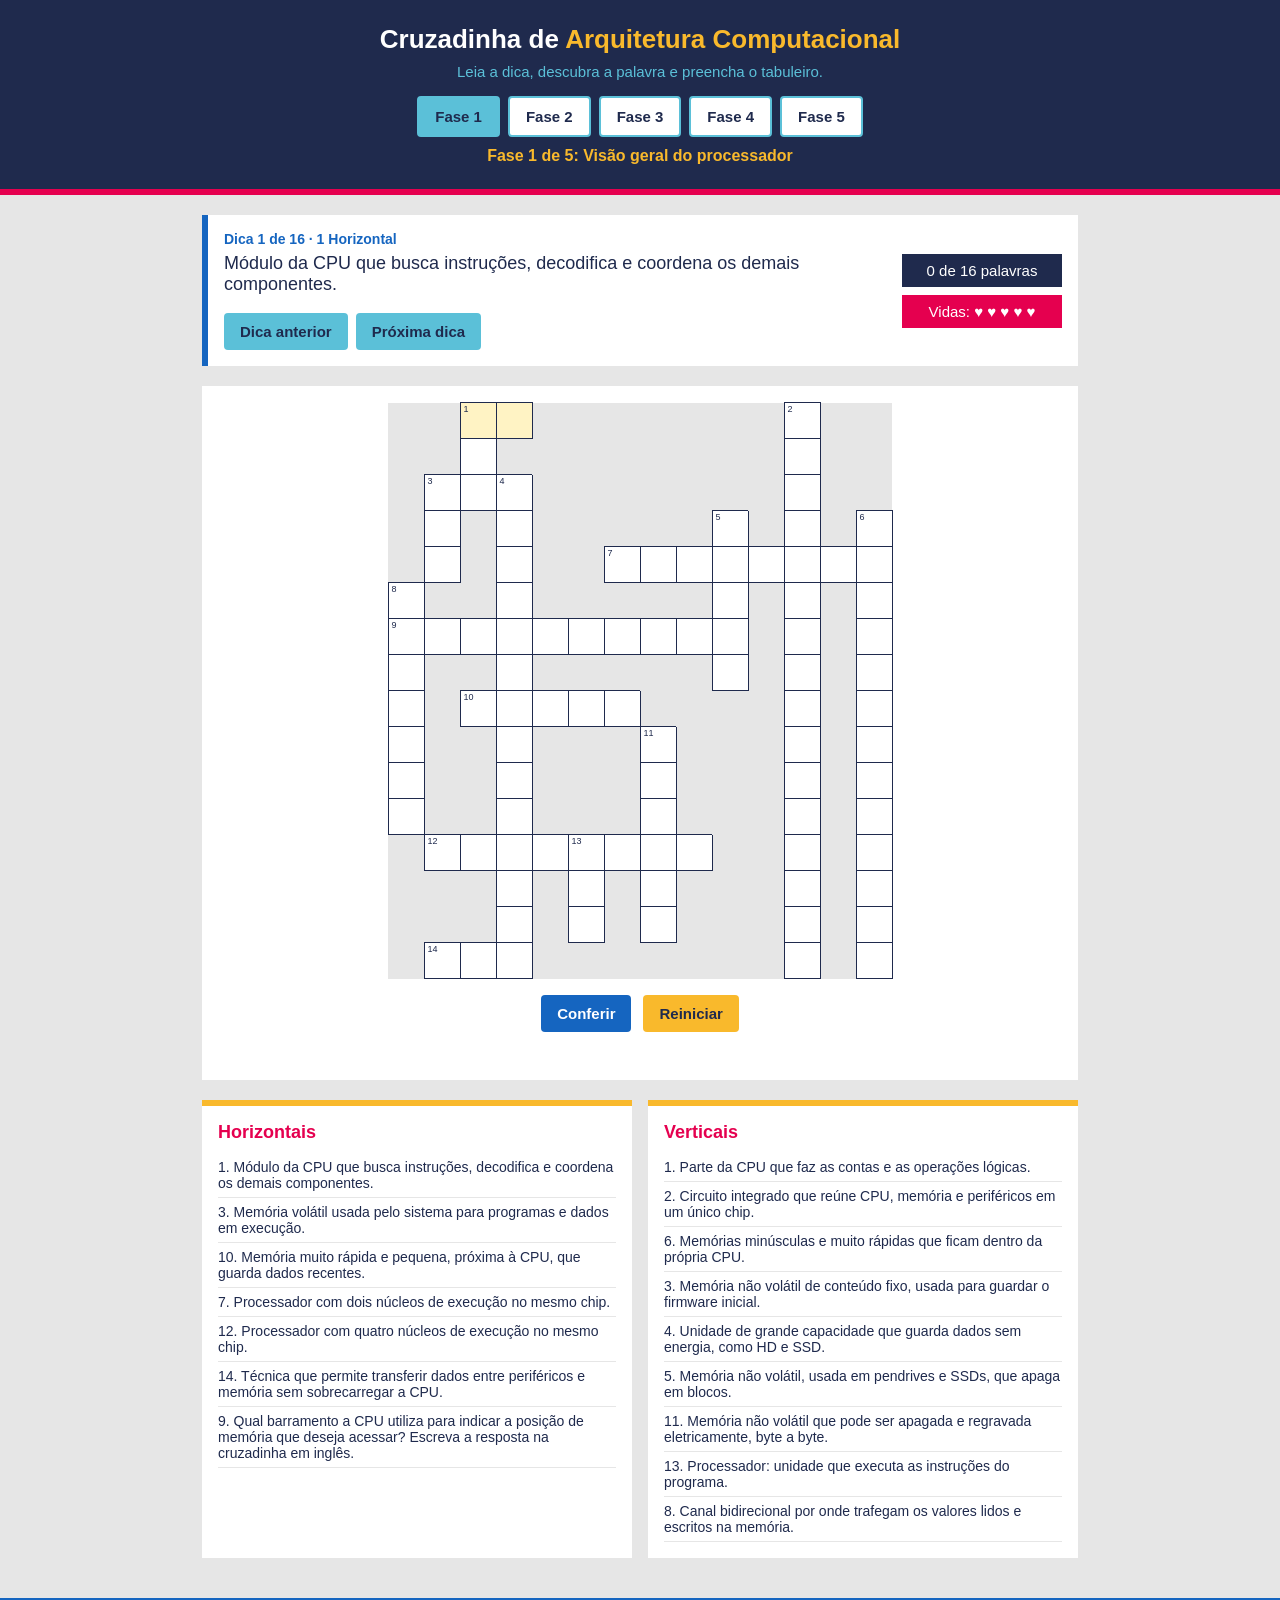
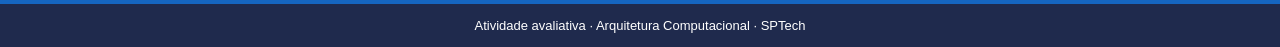
<file: arqcomp-cruzadinha/index.html>
<!DOCTYPE html>
<html lang="pt-BR">
<head>
  <meta charset="UTF-8">
  <meta name="viewport" content="width=device-width, initial-scale=1.0">
  <title>Cruzadinha de Arquitetura Computacional</title>
  <link rel="stylesheet" href="css/style.css">
</head>
<body>

  <!-- ===== CABEÇALHO ===== -->
  <header class="cabecalho">
    <h1 class="titulo-jogo">Cruzadinha de <span>Arquitetura Computacional</span></h1>
    <p class="subtitulo-jogo">Leia a dica, descubra a palavra e preencha o tabuleiro.</p>
    <nav class="menu-fases" id="menu-fases" aria-label="Escolha de fase"></nav>
    <p class="nome-fase" id="nome-fase"></p>
  </header>

  <!-- ===== CORPO ===== -->
  <main class="corpo">

    <!-- Dicas, contador de acertos e vidas (fica em cima do tabuleiro) -->
    <section class="painel-dicas">
      <div class="caixa-dica">
        <p class="dica-titulo" id="dica-titulo"></p>
        <p class="dica-texto" id="dica-texto"></p>
        <div class="botoes-dica">
          <button type="button" class="botao botao-secundario" id="btn-anterior">Dica anterior</button>
          <button type="button" class="botao botao-secundario" id="btn-proxima">Próxima dica</button>
        </div>
      </div>

      <div class="placar">
        <p class="placar-item" id="contador-acertos"></p>
        <p class="placar-item" id="vidas"></p>
      </div>
    </section>

    <!-- Tabuleiro e botões -->
    <section class="area-jogo">
      <table class="tabuleiro" id="tabuleiro" aria-label="Tabuleiro da cruzadinha"></table>

      <div class="controles">
        <button type="button" class="botao botao-principal" id="btn-conferir">Conferir</button>
        <button type="button" class="botao botao-reiniciar" id="btn-reiniciar">Reiniciar</button>
      </div>
      <p class="resultado" id="resultado" aria-live="polite"></p>
    </section>

    <!-- Lista completa de pistas -->
    <section class="listas-pistas">
      <div class="coluna-pistas">
        <h2>Horizontais</h2>
        <ul id="lista-horizontal"></ul>
      </div>
      <div class="coluna-pistas">
        <h2>Verticais</h2>
        <ul id="lista-vertical"></ul>
      </div>
    </section>

  </main>

  <!-- Pop-up de alerta (vermelho para erro) -->
  <div class="alerta oculto" id="alerta" role="alert"></div>

  <!-- Tela final -->
  <section class="tela-fim oculto" id="tela-fim">
    <div class="caixa-fim">
      <h2 id="fim-titulo"></h2>
      <p id="fim-acertos"></p>
      <p id="fim-aproveitamento"></p>
      <button type="button" class="botao botao-principal" id="btn-proxima-fase">Próxima fase</button>
      <button type="button" class="botao botao-reiniciar" id="btn-jogar-novamente">Tentar de novo</button>
    </div>
  </section>

  <footer class="rodape">
    <p>Atividade avaliativa · Arquitetura Computacional · SPTech</p>
  </footer>

  <script src="js/dados.js"></script>
  <script src="js/jogo.js"></script>
</body>
</html>
</file>
<file: arqcomp-cruzadinha/css/style.css>
/* ==========================================================
   CORES (paleta do documento orientador SPTech)
   azul escuro: #1F2A4D
   vermelho:    #E5004F
   azul:        #1565C0
   ciano:       #5BC0D8
   amarelo:     #F9B92C
   cinza:       #E6E6E6
   ========================================================== */

/* ----- Configurações gerais ----- */
* {
  box-sizing: border-box;
  margin: 0;
  padding: 0;
  font-family: Arial, Helvetica, sans-serif;
}

body {
  background-color: #E6E6E6;
  color: #1F2A4D;
  min-height: 100vh;
}

/* ----- Cabeçalho ----- */
.cabecalho {
  background-color: #1F2A4D;
  color: #FFFFFF;
  padding: 24px 16px;
  border-bottom: 6px solid #E5004F;
  text-align: center;
}

.titulo-jogo {
  font-size: 26px;
}

.titulo-jogo span {
  color: #F9B92C;
}

.subtitulo-jogo {
  margin-top: 8px;
  font-size: 15px;
  color: #5BC0D8;
}

/* ----- Corpo ----- */
.corpo {
  max-width: 900px;
  margin: 0 auto;
  padding: 20px 12px;
}

/* ----- Painel de dicas ----- */
.painel-dicas {
  background-color: #FFFFFF;
  border-left: 6px solid #1565C0;
  padding: 16px;
  margin-bottom: 20px;
  display: flex;
  flex-wrap: wrap;
  justify-content: space-between;
  align-items: center;
  gap: 12px;
}

.caixa-dica {
  flex: 1;
  min-width: 260px;
}

.dica-titulo {
  font-size: 14px;
  font-weight: bold;
  color: #1565C0;
  margin-bottom: 6px;
}

.dica-texto {
  font-size: 18px;
  color: #1F2A4D;
  margin-bottom: 12px;
  min-height: 48px;
}

.botoes-dica {
  display: flex;
  gap: 8px;
}

.placar {
  display: flex;
  flex-direction: column;
  gap: 8px;
  min-width: 160px;
}

.placar-item {
  background-color: #1F2A4D;
  color: #FFFFFF;
  padding: 8px 12px;
  font-size: 15px;
  text-align: center;
}

#vidas {
  background-color: #E5004F;
}

/* ----- Botões ----- */
.botao {
  border: none;
  padding: 10px 16px;
  font-size: 15px;
  font-weight: bold;
  cursor: pointer;
  border-radius: 4px;
}

.botao-principal {
  background-color: #1565C0;
  color: #FFFFFF;
}

.botao-secundario {
  background-color: #5BC0D8;
  color: #1F2A4D;
}

.botao-reiniciar {
  background-color: #F9B92C;
  color: #1F2A4D;
}

.botao:hover {
  opacity: 0.85;
}

/* ----- Área do jogo (tabuleiro) ----- */
.area-jogo {
  background-color: #FFFFFF;
  padding: 16px;
  text-align: center;
  margin-bottom: 20px;
}

.tabuleiro {
  margin: 0 auto;
  border-collapse: collapse;
}

.tabuleiro td {
  width: 36px;
  height: 36px;
  padding: 0;
  position: relative;
  border: 1px solid #1F2A4D;
}

.casa-bloqueada {
  background-color: #E6E6E6;
  border: none !important;
}

.numero-casa {
  position: absolute;
  top: 1px;
  left: 3px;
  font-size: 9px;
  color: #1F2A4D;
  pointer-events: none;
}

.celula {
  width: 100%;
  height: 100%;
  border: none;
  text-align: center;
  font-size: 18px;
  font-weight: bold;
  text-transform: uppercase;
  background-color: #FFFFFF;
  color: #1F2A4D;
  outline: none;
}

.celula:focus {
  box-shadow: inset 0 0 0 2px #1565C0;
}

/* destaque da palavra da dica atual */
.celula.destaque {
  background-color: #FFF3C4;
}

/* cores de certo e errado */
.celula.certa {
  background-color: #5BC0D8;
  color: #1F2A4D;
}

.celula.errada {
  background-color: #F7B3C9;
  color: #E5004F;
}

.controles {
  margin-top: 16px;
  display: flex;
  justify-content: center;
  gap: 12px;
}

.resultado {
  margin-top: 12px;
  font-size: 14px;
  min-height: 20px;
}

/* ----- Listas de pistas ----- */
.listas-pistas {
  display: flex;
  flex-wrap: wrap;
  gap: 16px;
  margin-bottom: 20px;
}

.coluna-pistas {
  flex: 1;
  min-width: 260px;
  background-color: #FFFFFF;
  padding: 16px;
  border-top: 6px solid #F9B92C;
}

.coluna-pistas h2 {
  font-size: 18px;
  margin-bottom: 10px;
  color: #E5004F;
}

.coluna-pistas ul {
  list-style: none;
}

.coluna-pistas li {
  font-size: 14px;
  padding: 6px 0;
  border-bottom: 1px solid #E6E6E6;
  cursor: pointer;
}

.coluna-pistas li:hover {
  color: #1565C0;
}

/* ----- Alerta (pop-up) ----- */
.alerta {
  position: fixed;
  top: 20px;
  left: 50%;
  transform: translateX(-50%);
  padding: 14px 22px;
  font-size: 15px;
  font-weight: bold;
  color: #FFFFFF;
  border-radius: 6px;
  z-index: 10;
  max-width: 90%;
  text-align: center;
}

.alerta.erro {
  background-color: #E5004F;
}

.alerta.sucesso {
  background-color: #1565C0;
}

/* ----- Tela final ----- */
.tela-fim {
  position: fixed;
  top: 0;
  left: 0;
  width: 100%;
  height: 100%;
  background-color: rgba(31, 42, 77, 0.9);
  display: flex;
  justify-content: center;
  align-items: center;
  z-index: 20;
  padding: 16px;
}

.caixa-fim {
  background-color: #FFFFFF;
  padding: 32px;
  text-align: center;
  max-width: 420px;
  width: 100%;
  border-top: 8px solid #E5004F;
}

.caixa-fim h2 {
  color: #1F2A4D;
  margin-bottom: 16px;
}

.caixa-fim p {
  font-size: 18px;
  margin-bottom: 10px;
}

.caixa-fim #fim-aproveitamento {
  font-size: 24px;
  font-weight: bold;
  color: #1565C0;
  margin-bottom: 20px;
}

/* ----- Utilitário ----- */
.oculto {
  display: none;
}

/* ----- Rodapé ----- */
.rodape {
  background-color: #1F2A4D;
  color: #FFFFFF;
  text-align: center;
  padding: 14px;
  font-size: 13px;
  border-top: 6px solid #1565C0;
}

/* ----- Celulares ----- */
@media (max-width: 500px) {
  .tabuleiro td {
    width: 26px;
    height: 26px;
  }
  .celula {
    font-size: 14px;
  }
  .dica-texto {
    font-size: 16px;
  }
}

/* ----- Menu de fases ----- */
.menu-fases {
  display: flex;
  flex-wrap: wrap;
  justify-content: center;
  gap: 8px;
  margin-top: 16px;
}

.botao-fase {
  background-color: #FFFFFF;
  color: #1F2A4D;
  border: 2px solid #5BC0D8;
}

.botao-fase.ativa {
  background-color: #5BC0D8;
  color: #1F2A4D;
}

.nome-fase {
  margin-top: 10px;
  font-size: 16px;
  font-weight: bold;
  color: #F9B92C;
}
</file>
